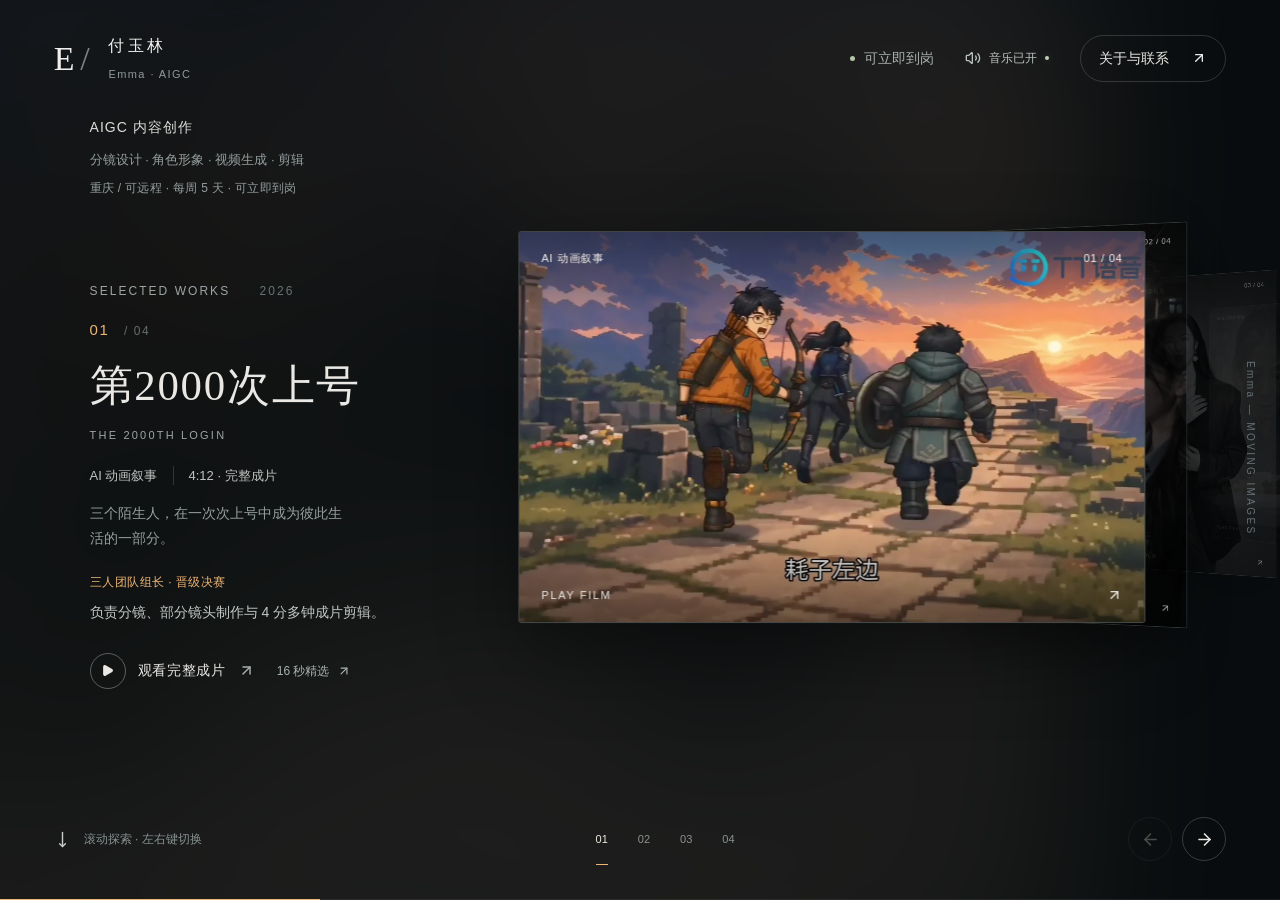
<file: index.html>
<!DOCTYPE html><html lang="zh-CN" class="dark"><head><meta charSet="utf-8"/><meta name="viewport" content="width=device-width, initial-scale=1"/><link rel="stylesheet" href="/_next/static/css/index.B8Wl6cyc.css" data-rsc-css-href="/_next/static/css/index.B8Wl6cyc.css" data-precedence="vite-rsc/importer-resources"/><link rel="modulepreload" fetchPriority="low" href="/_next/static/chunks/index-PgTcS_mb.js"/><script src="/_next/static/chunks/rolldown-runtime-C60lm6uB.js" type="module" async=""></script><script src="/_next/static/chunks/framework-D_rUT4EX.js" type="module" async=""></script><link rel="modulepreload" href="/_next/static/chunks/layout-segment-context-0gssYoMs.js" crossorigin=""/><link rel="modulepreload" href="/_next/static/chunks/page-DrBdD632.js" crossorigin=""/><title>Emma 付玉林 · AIGC 作品集</title><meta name="description" content="Emma 付玉林的 AIGC 内容创作作品集。系统学习过 AI 短片制作，具备分镜设计、图像与视频生成、剪辑成片的实践经验。重庆 / 可远程，每周 5 天，可立即到岗。"/><script>Object.assign(((self[Symbol.for("vinext.navigationRuntime")]??={bootstrap:{routeManifest:null},functions:{}}).bootstrap.rsc??={rsc:[]}),{params:{},nav:{"pathname":"/","searchParams":[]}})</script><link rel="modulepreload" href="/_next/static/chunks/index-PgTcS_mb.js" />
</head><body><main class="gallery" style="--accent:#eeb575"><div class="ambient" aria-hidden="true"><img src="/media/tt-v2.webp" alt="" style="opacity:0.13"/><img src="/media/road-v2.webp" alt="" style="opacity:0"/><img src="/media/portrait.webp" alt="" style="opacity:0"/><img src="/media/granny.webp" alt="" style="opacity:0"/></div><header class="masthead"><button class="identity" aria-label="返回第一件作品"><span class="identity-mark">E<span> / </span></span><span>付玉林<small>Emma · AIGC</small></span></button><div class="header-right"><span class="availability"><i></i>可立即到岗</span><audio src="/media/selected-bgm-clean.mp3" loop="" preload="none"></audio><button type="button" tabindex="0" data-slot="button" data-music-toggle="true" aria-label="开启背景音乐" aria-pressed="false" title="开启背景音乐" class="group/button inline-flex shrink-0 items-center justify-center rounded-lg border border-transparent bg-clip-padding text-sm font-medium whitespace-nowrap transition-all outline-none select-none focus-visible:border-ring focus-visible:ring-3 focus-visible:ring-ring/50 active:not-aria-[haspopup]:translate-y-px disabled:pointer-events-none disabled:opacity-50 aria-invalid:border-destructive aria-invalid:ring-3 aria-invalid:ring-destructive/20 dark:aria-invalid:border-destructive/50 dark:aria-invalid:ring-destructive/40 [&amp;_svg]:pointer-events-none [&amp;_svg]:shrink-0 [&amp;_svg:not([class*=&#x27;size-&#x27;])]:size-4 hover:bg-muted hover:text-foreground aria-expanded:bg-muted aria-expanded:text-foreground dark:hover:bg-muted/50 h-8 gap-1.5 px-2.5 has-data-[icon=inline-end]:pr-2 has-data-[icon=inline-start]:pl-2 music-toggle"><svg xmlns="http://www.w3.org/2000/svg" width="16" height="16" viewBox="0 0 24 24" fill="none" stroke="currentColor" stroke-width="2" stroke-linecap="round" stroke-linejoin="round" class="lucide lucide-music2 lucide-music-2" aria-hidden="true"><circle cx="8" cy="18" r="4"></circle><path d="M12 18V2l7 4"></path></svg><span>音乐</span><i class="sound-dot"></i></button><button class="about-button">关于与联系 <svg xmlns="http://www.w3.org/2000/svg" width="16" height="16" viewBox="0 0 24 24" fill="none" stroke="currentColor" stroke-width="2" stroke-linecap="round" stroke-linejoin="round" class="lucide lucide-arrow-up-right" aria-hidden="true"><path d="M7 7h10v10"></path><path d="M7 17 17 7"></path></svg></button></div></header><div class="career-intro"><p>AIGC 内容创作</p><span>分镜设计 · 角色形象 · 视频生成 · 剪辑</span><small>重庆 / 可远程 · 每周 5 天 · 可立即到岗</small></div><section class="exhibition" aria-label="三维作品展厅"><div class="editorial"><p class="eyebrow">SELECTED WORKS <span>2026</span></p><p class="work-number">0<!-- -->1<span> / <!-- -->04</span></p><h1 class="">第2000次上号</h1><p class="english-title">THE 2000TH LOGIN</p><div class="work-tags"><span>AI 动画叙事</span><span>4:12<!-- --> · <!-- -->完整成片</span></div><p class="work-intro">三个陌生人，在一次次上号中成为彼此生活的一部分。</p><div class="work-strength"><span>三人团队组长 · 晋级决赛</span><p>负责分镜、部分镜头制作与 4 分多钟成片剪辑。</p></div><div class="watch-actions"><button class="watch-button"><span class="play-circle"><svg xmlns="http://www.w3.org/2000/svg" width="13" height="13" viewBox="0 0 24 24" fill="currentColor" stroke="currentColor" stroke-width="2" stroke-linecap="round" stroke-linejoin="round" class="lucide lucide-play" aria-hidden="true"><path d="M5 5a2 2 0 0 1 3.008-1.728l11.997 6.998a2 2 0 0 1 .003 3.458l-12 7A2 2 0 0 1 5 19z"></path></svg></span>观看<!-- -->完整成片<!-- --> <svg xmlns="http://www.w3.org/2000/svg" width="17" height="17" viewBox="0 0 24 24" fill="none" stroke="currentColor" stroke-width="2" stroke-linecap="round" stroke-linejoin="round" class="lucide lucide-arrow-up-right" aria-hidden="true"><path d="M7 7h10v10"></path><path d="M7 17 17 7"></path></svg></button><button class="excerpt-button">16 秒精选<svg xmlns="http://www.w3.org/2000/svg" width="14" height="14" viewBox="0 0 24 24" fill="none" stroke="currentColor" stroke-width="2" stroke-linecap="round" stroke-linejoin="round" class="lucide lucide-arrow-up-right" aria-hidden="true"><path d="M7 7h10v10"></path><path d="M7 17 17 7"></path></svg></button></div></div><div class="space" aria-label="作品画面"><div class="camera" style="transform:rotateY(0deg) rotateX(0deg)"><button class="artwork landscape active" tabindex="0" aria-label="观看第2000次上号" aria-hidden="false" style="transform:translate3d(calc(-50% + 0px),-50%,0px) rotateY(0deg);opacity:1;z-index:10;pointer-events:auto"><img class="artwork-image" src="/media/tt-v2.webp" alt="第2000次上号作品画面" fetchPriority="high" draggable="false"/><div class="artwork-shade"></div><span class="frame-caption"><span>AI 动画叙事</span><span>0<!-- -->1<!-- --> / <!-- -->04</span></span><span class="artwork-play"><svg xmlns="http://www.w3.org/2000/svg" width="22" height="22" viewBox="0 0 24 24" fill="none" stroke="currentColor" stroke-width="1.2" stroke-linecap="round" stroke-linejoin="round" class="lucide lucide-play" aria-hidden="true"><path d="M5 5a2 2 0 0 1 3.008-1.728l11.997 6.998a2 2 0 0 1 .003 3.458l-12 7A2 2 0 0 1 5 19z"></path></svg></span><span class="frame-bottom">PLAY FILM <svg xmlns="http://www.w3.org/2000/svg" width="16" height="16" viewBox="0 0 24 24" fill="none" stroke="currentColor" stroke-width="2" stroke-linecap="round" stroke-linejoin="round" class="lucide lucide-arrow-up-right" aria-hidden="true"><path d="M7 7h10v10"></path><path d="M7 17 17 7"></path></svg></span></button><button class="artwork portrait " tabindex="-1" aria-label="观看第三条马路" aria-hidden="false" style="transform:translate3d(calc(-50% + 360px),-50%,-650px) rotateY(-18deg);opacity:0.75;z-index:9;pointer-events:auto"><img class="artwork-image" src="/media/road-v2.webp" alt="第三条马路作品画面" fetchPriority="auto" draggable="false"/><div class="artwork-shade"></div><span class="frame-caption"><span>AI 校园剧情短片</span><span>0<!-- -->2<!-- --> / <!-- -->04</span></span><span class="artwork-play"><svg xmlns="http://www.w3.org/2000/svg" width="22" height="22" viewBox="0 0 24 24" fill="none" stroke="currentColor" stroke-width="1.2" stroke-linecap="round" stroke-linejoin="round" class="lucide lucide-play" aria-hidden="true"><path d="M5 5a2 2 0 0 1 3.008-1.728l11.997 6.998a2 2 0 0 1 .003 3.458l-12 7A2 2 0 0 1 5 19z"></path></svg></span><span class="frame-bottom">PLAY FILM <svg xmlns="http://www.w3.org/2000/svg" width="16" height="16" viewBox="0 0 24 24" fill="none" stroke="currentColor" stroke-width="2" stroke-linecap="round" stroke-linejoin="round" class="lucide lucide-arrow-up-right" aria-hidden="true"><path d="M7 7h10v10"></path><path d="M7 17 17 7"></path></svg></span></button><button class="artwork portrait " tabindex="-1" aria-label="观看PORTRAIT" aria-hidden="false" style="transform:translate3d(calc(-50% + 720px),-50%,-1300px) rotateY(-36deg);opacity:0.5;z-index:8;pointer-events:auto"><img class="artwork-image" src="/media/portrait.webp" alt="PORTRAIT作品画面" fetchPriority="auto" draggable="false"/><div class="artwork-shade"></div><span class="frame-caption"><span>AI 视觉概念短片</span><span>0<!-- -->3<!-- --> / <!-- -->04</span></span><span class="artwork-play"><svg xmlns="http://www.w3.org/2000/svg" width="22" height="22" viewBox="0 0 24 24" fill="none" stroke="currentColor" stroke-width="1.2" stroke-linecap="round" stroke-linejoin="round" class="lucide lucide-play" aria-hidden="true"><path d="M5 5a2 2 0 0 1 3.008-1.728l11.997 6.998a2 2 0 0 1 .003 3.458l-12 7A2 2 0 0 1 5 19z"></path></svg></span><span class="frame-bottom">PLAY FILM <svg xmlns="http://www.w3.org/2000/svg" width="16" height="16" viewBox="0 0 24 24" fill="none" stroke="currentColor" stroke-width="2" stroke-linecap="round" stroke-linejoin="round" class="lucide lucide-arrow-up-right" aria-hidden="true"><path d="M7 7h10v10"></path><path d="M7 17 17 7"></path></svg></span></button><button class="artwork portrait " tabindex="-1" aria-label="观看穿越老奶" aria-hidden="false" style="transform:translate3d(calc(-50% + 1080px),-50%,-1950px) rotateY(-54deg);opacity:0.25;z-index:7;pointer-events:auto"><img class="artwork-image" src="/media/granny.webp" alt="穿越老奶作品画面" fetchPriority="auto" draggable="false"/><div class="artwork-shade"></div><span class="frame-caption"><span>AI 短剧制作测试</span><span>0<!-- -->4<!-- --> / <!-- -->04</span></span><span class="artwork-play"><svg xmlns="http://www.w3.org/2000/svg" width="22" height="22" viewBox="0 0 24 24" fill="none" stroke="currentColor" stroke-width="1.2" stroke-linecap="round" stroke-linejoin="round" class="lucide lucide-play" aria-hidden="true"><path d="M5 5a2 2 0 0 1 3.008-1.728l11.997 6.998a2 2 0 0 1 .003 3.458l-12 7A2 2 0 0 1 5 19z"></path></svg></span><span class="frame-bottom">PLAY FILM <svg xmlns="http://www.w3.org/2000/svg" width="16" height="16" viewBox="0 0 24 24" fill="none" stroke="currentColor" stroke-width="2" stroke-linecap="round" stroke-linejoin="round" class="lucide lucide-arrow-up-right" aria-hidden="true"><path d="M7 7h10v10"></path><path d="M7 17 17 7"></path></svg></span></button></div></div><div class="side-note" aria-hidden="true">Emma — MOVING IMAGES</div></section><footer class="gallery-footer"><div class="scroll-hint"><svg xmlns="http://www.w3.org/2000/svg" width="17" height="17" viewBox="0 0 24 24" fill="none" stroke="currentColor" stroke-width="2" stroke-linecap="round" stroke-linejoin="round" class="lucide lucide-move-down" aria-hidden="true"><path d="M8 18L12 22L16 18"></path><path d="M12 2V22"></path></svg><span>滚动探索<span class="desktop-hint"> · 左右键切换</span></span></div><nav class="work-navigation" aria-label="选择作品"><button class="selected" aria-current="true"><span>0<!-- -->1</span><span class="nav-label">第2000次上号</span><i></i></button><button class=""><span>0<!-- -->2</span><span class="nav-label">第三条马路</span><i></i></button><button class=""><span>0<!-- -->3</span><span class="nav-label">PORTRAIT</span><i></i></button><button class=""><span>0<!-- -->4</span><span class="nav-label">穿越老奶</span><i></i></button></nav><div class="arrows"><button disabled="" aria-label="上一件作品"><svg xmlns="http://www.w3.org/2000/svg" width="19" height="19" viewBox="0 0 24 24" fill="none" stroke="currentColor" stroke-width="2" stroke-linecap="round" stroke-linejoin="round" class="lucide lucide-arrow-left" aria-hidden="true"><path d="m12 19-7-7 7-7"></path><path d="M19 12H5"></path></svg></button><button aria-label="下一件作品"><svg xmlns="http://www.w3.org/2000/svg" width="19" height="19" viewBox="0 0 24 24" fill="none" stroke="currentColor" stroke-width="2" stroke-linecap="round" stroke-linejoin="round" class="lucide lucide-arrow-right" aria-hidden="true"><path d="M5 12h14"></path><path d="m12 5 7 7-7 7"></path></svg></button></div></footer><div class="journey-line" aria-hidden="true"><span style="width:25%"></span></div></main><script type="module" src="/_next/static/chunks/index-PgTcS_mb.js" id="_R_" async=""></script><script>((self[Symbol.for("vinext.navigationRuntime")]??={bootstrap:{routeManifest:null},functions:{}}).bootstrap.rsc??={rsc:[]}).rsc.push("2:I[\"8c0f216c4604\",[],\"Children\",1]\n")</script><script>((self[Symbol.for("vinext.navigationRuntime")]??={bootstrap:{routeManifest:null},functions:{}}).bootstrap.rsc??={rsc:[]}).rsc.push("3:I[\"593f344dc510\",[],\"GlobalErrorBoundary\",1]\n")</script><script>((self[Symbol.for("vinext.navigationRuntime")]??={bootstrap:{routeManifest:null},functions:{}}).bootstrap.rsc??={rsc:[]}).rsc.push("4:I[\"0b874ad30386\",[],\"default\",1]\n")</script><script>((self[Symbol.for("vinext.navigationRuntime")]??={bootstrap:{routeManifest:null},functions:{}}).bootstrap.rsc??={rsc:[]}).rsc.push("5:I[\"593f344dc510\",[],\"ErrorBoundary\",1]\n")</script><script>((self[Symbol.for("vinext.navigationRuntime")]??={bootstrap:{routeManifest:null},functions:{}}).bootstrap.rsc??={rsc:[]}).rsc.push("6:I[\"15c18cfaeeff\",[],\"LayoutSegmentProvider\",1]\n")</script><script>((self[Symbol.for("vinext.navigationRuntime")]??={bootstrap:{routeManifest:null},functions:{}}).bootstrap.rsc??={rsc:[]}).rsc.push("7:I[\"8c0f216c4604\",[],\"Slot\",1]\n")</script><script>((self[Symbol.for("vinext.navigationRuntime")]??={bootstrap:{routeManifest:null},functions:{}}).bootstrap.rsc??={rsc:[]}).rsc.push("8:I[\"593f344dc510\",[],\"NotFoundBoundary\",1]\n")</script><script>((self[Symbol.for("vinext.navigationRuntime")]??={bootstrap:{routeManifest:null},functions:{}}).bootstrap.rsc??={rsc:[]}).rsc.push("9:I[\"9276801271d6\",[],\"AppRouterScrollTarget\",1]\n")</script><script>((self[Symbol.for("vinext.navigationRuntime")]??={bootstrap:{routeManifest:null},functions:{}}).bootstrap.rsc??={rsc:[]}).rsc.push("a:I[\"593f344dc510\",[],\"RedirectBoundary\",1]\n")</script><script>((self[Symbol.for("vinext.navigationRuntime")]??={bootstrap:{routeManifest:null},functions:{}}).bootstrap.rsc??={rsc:[]}).rsc.push(":HL[\"/_next/static/css/index.B8Wl6cyc.css\",\"style\"     ]\n")</script><script>((self[Symbol.for("vinext.navigationRuntime")]??={bootstrap:{routeManifest:null},functions:{}}).bootstrap.rsc??={rsc:[]}).rsc.push("0:{\"page:/\":\"$L1\",\"layout:/\":[[[\"$\",\"link\",\"css:/_next/static/css/index.B8Wl6cyc.css\",{\"rel\":\"stylesheet\",\"precedence\":\"vite-rsc/importer-resources\",\"href\":\"/_next/static/css/index.B8Wl6cyc.css\",\"data-rsc-css-href\":\"/_next/static/css/index.B8Wl6cyc.css\"}],\"$undefined\"],[\"$\",\"html\",null,{\"lang\":\"zh-CN\",\"className\":\"dark\",\"children\":[\"$\",\"body\",null,{\"children\":[\"$\",\"$L2\",null,{}]}]}]],\"route:/\":[[[\"$\",\"meta\",null,{\"charSet\":\"utf-8\"}],[[\"$\",\"title\",\"0\",{\"children\":\"Emma 付玉林 · AIGC 作品集\"}],[\"$\",\"meta\",\"1\",{\"name\":\"description\",\"content\":\"Emma 付玉林的 AIGC 内容创作作品集。系统学习过 AI 短片制作，具备分镜设计、图像与视频生成、剪辑成片的实践经验。重庆 / 可远程，每周 5 天，可立即到岗。\"}]],[[\"$\",\"meta\",\"0\",{\"name\":\"viewport\",\"content\":\"width=device-width, initial-scale=1\"}]]],[\"$\",\"$L3\",null,{\"fallback\":\"$4\",\"children\":[\"$\",\"$L5\",null,{\"fallback\":\"$4\",\"children\":[\"$\",\"$L6\",null,{\"providerId\":\"layout:/\",\"segmentMap\":{\"children\":[]},\"children\":[\"$\",\"$L7\",null,{\"id\":\"layout:/\",\"parallelSlots\":\"$undefined\",\"children\":[\"$\",\"$L8\",null,{\"resetKey\":\"\",\"fallback\":[[\"$\",\"title\",null,{\"children\":\"404: This page could not be found.\"}],[\"$\",\"div\",null,{\"style\":{\"fontFamily\":\"system-ui,\\\"Segoe UI\\\",Roboto,Helvetica,Arial,sans-serif,\\\"Apple Color Emoji\\\",\\\"Segoe UI Emoji\\\"\",\"height\":\"100vh\",\"textAlign\":\"center\",\"display\":\"flex\",\"flexDirection\":\"column\",\"alignItems\":\"center\",\"justifyContent\":\"center\"},\"children\":[\"$\",\"div\",null,{\"children\":[[\"$\",\"style\",null,{\"dangerouslySetInnerHTML\":{\"__html\":\"body{color:#000;background:#fff;margin:0}.next-error-h1{border-right:1px solid rgba(0,0,0,.3)}@media (prefers-color-scheme:dark){body{color:#fff;background:#000}.next-error-h1{border-right:1px solid rgba(255,255,255,.3)}}\"}}],[\"$\",\"h1\",null,{\"className\":\"next-error-h1\",\"style\":{\"display\":\"inline-block\",\"margin\":\"0 20px 0 0\",\"padding\":\"0 23px 0 0\",\"fontSize\":24,\"fontWeight\":500,\"verticalAlign\":\"top\",\"lineHeight\":\"49px\"},\"children\":404}],[\"$\",\"div\",null,{\"style\":{\"display\":\"inline-block\"},\"children\":[\"$\",\"h2\",null,{\"style\":{\"fontSize\":14,\"fontWeight\":400,\"lineHeight\":\"49px\",\"margin\":0},\"children\":\"This page could not be found.\"}]}]]}]}]],\"children\":[\"$\",\"$L9\",null,{\"children\":[\"$\",\"$La\",null,{\"children\":[[\"$\",\"$L6\",null,{\"providerId\":\"page:/\",\"segmentMap\":{\"children\":[\"__PAGE__\"]},\"children\":[\"$\",\"$L7\",null,{\"id\":\"page:/\"}]}],null]}]}]}]}]}]}]}],null,null],\"__route\":\"route:/\",\"__interceptionContext\":null,\"__layoutIds\":[\"layout:/\"],\"__rootLayout\":\"/\",\"__bfcacheSegmentIdentities\":{\"layout:/\":\"[\\\"layout\\\",\\\"layout:/\\\",\\\"root-boundary:/\\\",\\\"\\\"]\",\"page:/\":\"[\\\"page\\\",\\\"page:/\\\",\\\"root-boundary:/\\\",\\\"\\\"]\"},\"__srcPage\":[\"page\"],\"__layoutFlags\":{\"layout:/\":\"s\"},\"__artifactCompatibility\":{\"schemaVersion\":1,\"graphVersion\":\"app-route-graph:1177fd80f83fa7b0\",\"deploymentVersion\":\"99992bd6-96b3-493a-8ddc-0ec70a2c870b\",\"appElementsSchemaVersion\":1,\"rscPayloadSchemaVersion\":1,\"rootBoundaryId\":\"/\",\"renderEpoch\":null}}\n")</script><script>((self[Symbol.for("vinext.navigationRuntime")]??={bootstrap:{routeManifest:null},functions:{}}).bootstrap.rsc??={rsc:[]}).rsc.push("b:I[\"6efdf509a785\",[],\"default\",1]\n")</script><script>((self[Symbol.for("vinext.navigationRuntime")]??={bootstrap:{routeManifest:null},functions:{}}).bootstrap.rsc??={rsc:[]}).rsc.push("1:[\"$\",\"$Lb\",null,{\"params\":\"$@c\",\"searchParams\":\"$@d\"}]\n")</script><script>((self[Symbol.for("vinext.navigationRuntime")]??={bootstrap:{routeManifest:null},functions:{}}).bootstrap.rsc??={rsc:[]}).rsc.push("c:{}\n")</script><script>((self[Symbol.for("vinext.navigationRuntime")]??={bootstrap:{routeManifest:null},functions:{}}).bootstrap.rsc??={rsc:[]}).rsc.push("d:{}\n")</script><script>Object.assign(((self[Symbol.for("vinext.navigationRuntime")]??={bootstrap:{routeManifest:null},functions:{}}).bootstrap.rsc??={rsc:[]}),{"initialCacheKind":"dynamic"});((self[Symbol.for("vinext.navigationRuntime")]??={bootstrap:{routeManifest:null},functions:{}}).bootstrap.rsc??={rsc:[]}).done=true</script></body></html>
</file>
